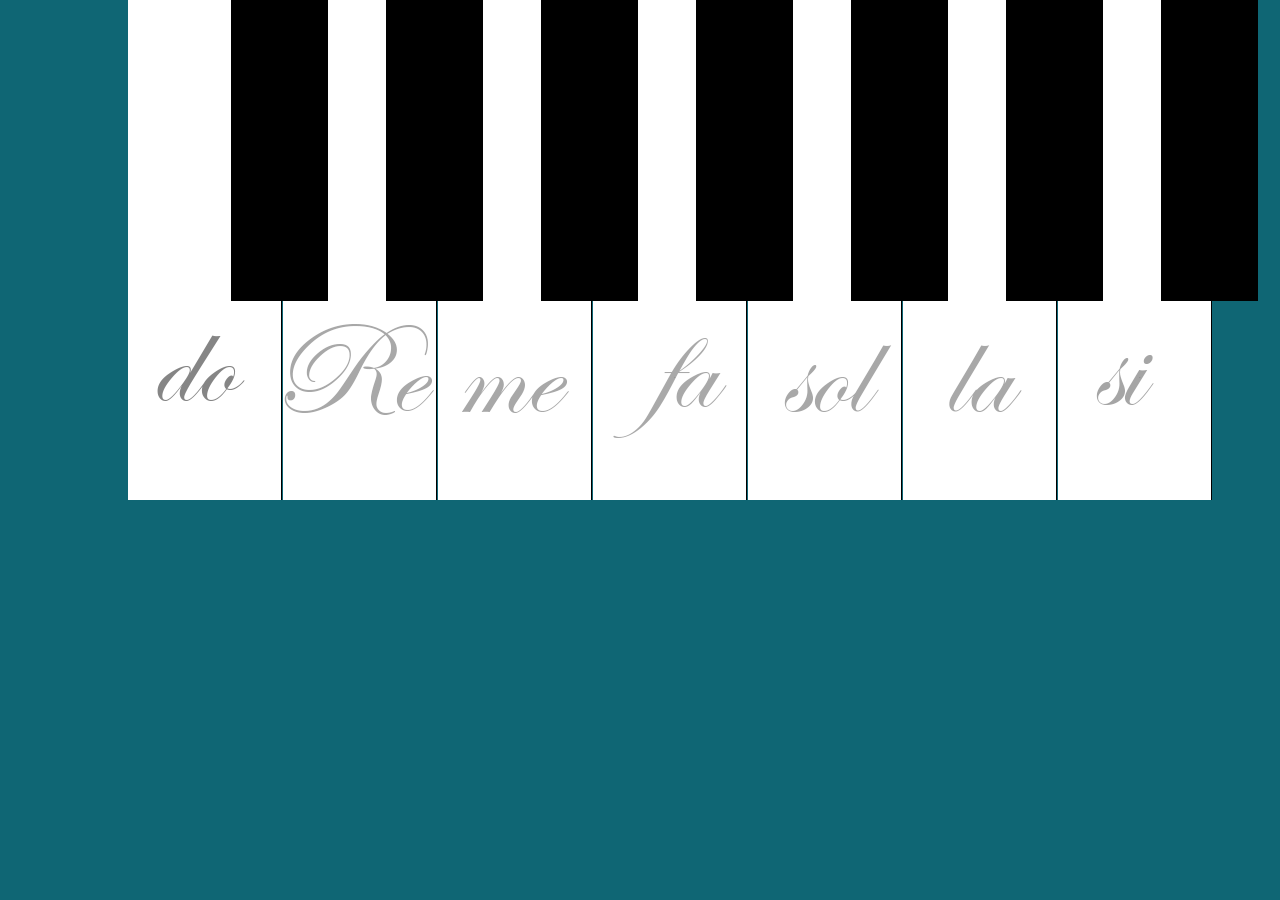
<file: index.html>
<!doctype html>
<html lang="en">
<head>
    <meta charset="UTF-8">
    <meta name="viewport"
          content="width=device-width, user-scalable=no, initial-scale=1.0, maximum-scale=1.0, minimum-scale=1.0">
    <meta http-equiv="X-UA-Compatible" content="ie=edge">
    <title>music</title>

    <link rel="stylesheet" href="css/bootstrap.min.css">
<!--    <link rel="stylesheet" href="css/bootstrap-rtl.css">-->
    <link rel="stylesheet" href="css/css.css">
</head>
<body>


<div class="container-fluid">
    <div class="row">

        <audio controls class="music" hidden>
            <source src="music/1/key01.mp3" type="audio/mp3">
        </audio>
        <audio controls class="musicr" hidden>
            <source src="music/1/key02.mp3" type="audio/mp3">
        </audio>
        <audio controls class="musicme" hidden>
            <source src="music/1/key03.mp3" type="audio/mp3">
        </audio>
        <audio controls class="musicfa" hidden>
            <source src="music/1/key04.mp3" type="audio/mp3">
        </audio>
        <audio controls class="musicsol" hidden>
            <source src="music/1/key05.mp3" type="audio/mp3">
        </audio>
        <audio controls class="musicla" hidden>
            <source src="music/1/key06.mp3" type="audio/mp3">
        </audio>
        <audio controls class="musicci" hidden>
            <source src="music/1/key07.mp3" type="audio/mp3">
        </audio>


<div class="piano">
        <img src="img/do.png" alt="do" class="do" >
        <img src="img/re.png" alt="re" class="re">
        <img src="img/me.png" alt="me" class="me">
        <img src="img/fa.png" alt="fa" class="fa">
        <img src="img/sol.png" alt="sol" class="sol">
        <img src="img/la.png" alt="la" class="la">
        <img src="img/ci.png" alt="ci" class="ci">

</div>
    </div>
</div>


<script src="js/jquery-3.4.1.min.js"></script>
<script src="js/jquery-ui.min.js"></script>
<script src="js/bootstrap.min.js"></script>
<script src="js/js.js"></script>
</body>
</html>
</file>
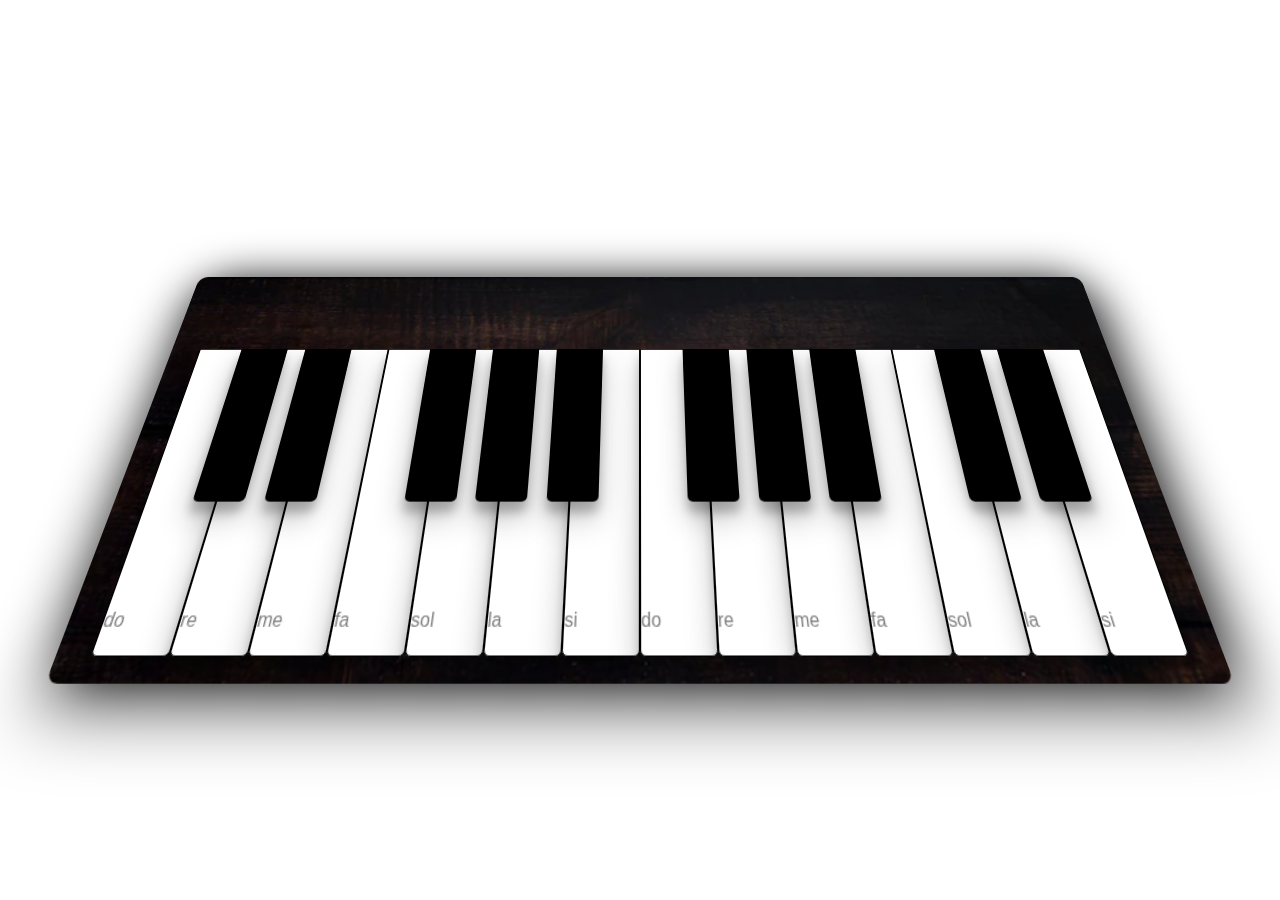
<file: New folder (2)/index2.html>
<!DOCTYPE html>
<html lang="en">
<head>
    <meta charset="UTF-8">
    <title>Title</title>
    <link rel="stylesheet" href="css/bootstrap.min.css">
    <!--    <link rel="stylesheet" href="css/bootstrap-rtl.css">-->
    <link rel="stylesheet" href="css/css2.css">
</head>
<body>
<div class="main">
    <div id="piano">
        <div class="keys">

            <div class="black-keys">
                <div class="key black-key"></div>
                <div class="key black-key"></div>
                <div class="key black-key"></div>
                <div class="key black-key"></div>
                <div class="key black-key"></div>
                <div class="key black-key"></div>
                <div class="key black-key"></div>
                <div class="key black-key"></div>
                <div class="key black-key"></div>
                <div class="key black-key"></div>


            </div>

            <div class="white-keys">

                <div class="key white-key"><p>do</p></div>
                <div class="key white-key"><p>re</p></div>
                <div class="key white-key"><p>me</p></div>
                <div class="key white-key"><p>fa</p></div>
                <div class="key white-key"><p>sol</p></div>
                <div class="key white-key"><p>la</p></div>
                <div class="key white-key"><p>si</p></div>
                <div class="key white-key"><p>do</p></div>
                <div class="key white-key"><p>re</p></div>
                <div class="key white-key"><p>me</p></div>
                <div class="key white-key"><p>fa</p></div>
                <div class="key white-key"><p>sol</p></div>
                <div class="key white-key"><p>la</p></div>
                <div class="key white-key"><p>si</p></div>


            </div>
        </div>
    </div>
</div>


<script src="js/jquery-3.4.1.min.js"></script>
<script src="js/jquery-ui.min.js"></script>
<script src="js/bootstrap.min.js"></script>
<script src="js/js2.js"></script>
</body>
</html>
</file>
<file: css/css.css>
body{
    background: #0f6674;
}
.piano{
    position:relative;
   margin-left:10%;
}
.do{
    position: absolute;
    z-index: 1;
    transition: all 0.5s;
}

.re{
left:155px;
    z-index: -1;
    position: absolute;
    transition: all 0.5s;
}
.me{
    left:310px;
    z-index: -2;
    position: absolute;
    transition: all 0.5s;
}
.fa{
    left:465px;
    z-index: -3;
    position: absolute;
    transition: all 0.5s;
}
.sol{
    left:620px;
    z-index: -4;
    position: absolute;
    transition: all 0.5s;
}
.la{
    left:775px;
    z-index: -5;
    position: absolute;
    transition: all 0.5s;
}
.ci{
    left:930px;
    z-index: -6;
    position: absolute;
    transition: all 0.5s;
}
.do:hover{
    opacity:0.5;
}
.re:hover{
    opacity:0.5;
}
.me:hover{
    opacity:0.5;
}
.fa:hover{
    opacity:0.5;
}
.sol:hover{
    opacity:0.5;
}
.la:hover{
    opacity:0.5;
}
.ci:hover{
    opacity:0.5;
}
</file>
<file: New folder (2)/css/css2.css>
body{
    margin:0;
    padding:0;
    justify-content:center;
    display: flex;
    height: 100vh;
    align-items:center;
}
.main{
    perspective: 140px;
}
#piano{
    height:400px;
    padding:90px 30px 0 30px;
    background-image: url('../img/wood.webp');
    background-repeat: no-repeat;
    background-size: cover;
    border-radius:10px;
    transform: rotateX(6deg) rotateY(0deg);
    transform-style: preserve-3d;
    filter: drop-shadow(5px 5px 29px #000);
}
.keys{
    position:relative;

}
.white-keys{
    display: flex;
}
.white-key{
    width:68px;
    height:290px;
    background:#fff;
    border-radius:0 0 5px 5px;
    border:1px solid #000;
    box-sizing: border-box;
    box-shadow: rgba(0, 0, 0, 0.25) 0px 14px 28px, rgba(0, 0, 0, 0.22) 0px 10px 10px;
}
.white-key:hover{
    /*border:2px solid #747272;*/
    box-shadow: none;

}
.white-key p{
    position: fixed;
    bottom:5%;
color:gray;
}

.black-keys{
    position:relative;
    display: flex;

}
.black-key:hover{
    /*border:2px solid #747272;*/
    box-shadow: none;

}
.black-key{
    width:50px;
    height:160px;
    box-sizing: border-box;
    position:absolute;
    box-shadow: rgba(0, 0, 0, 0.25) 0px 14px 28px, rgba(0, 0, 0, 0.22) 0px 10px 10px;
    transition: all 0.2s;
    background:#000;
    border-radius:0 0 5px 5px;
}
.black-key:nth-child(1){
    left:45px
}
.black-key:nth-child(2){
    left:114px
}
.black-key:nth-child(3){
    left:249px
}
.black-key:nth-child(4){
    left:317px
}
.black-key:nth-child(5){
    left:386px
}
.black-key:nth-child(6){
    left:522px
}
.black-key:nth-child(7){
    left:591px
}
.black-key:nth-child(8){
    left:659px
}
.black-key:nth-child(9){
    left:794px
}
.black-key:nth-child(10){
    left:862px
}
</file>
